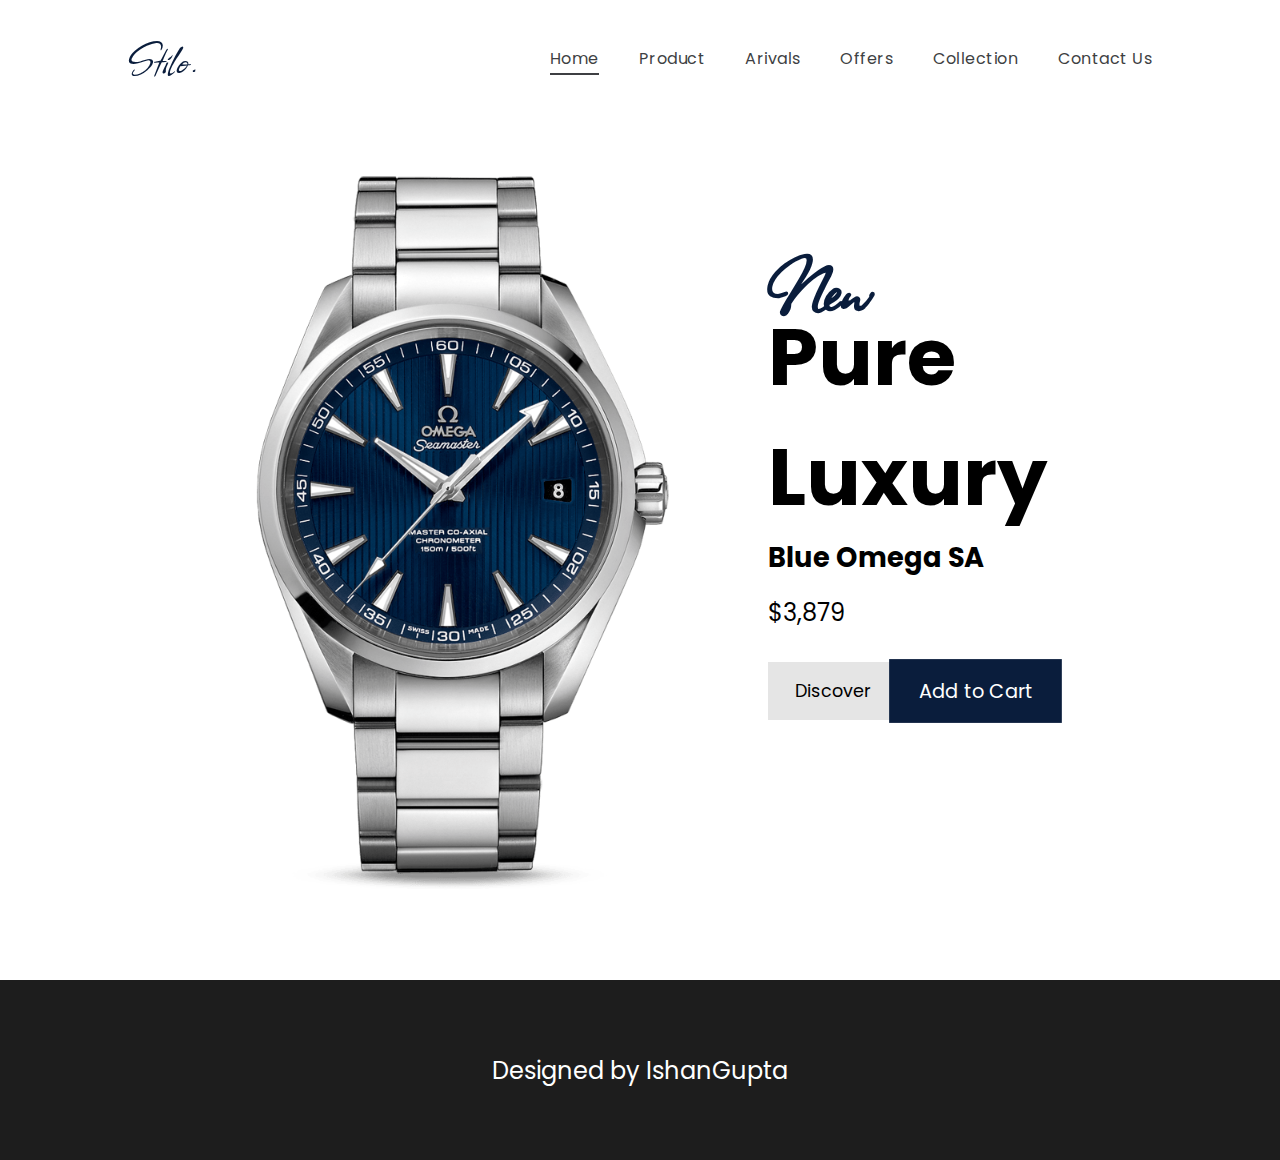
<file: index.html>
<!DOCTYPE html>
<html lang="en">
<head>
    <meta charset="UTF-8">
    <meta name="viewport" content="width=device-width, initial-scale=1.0">
    <title>Watch Ecoomerce Website</title>
    <link rel="stylesheet" href="projectCSS.css">
</head>
<body>
    <!-- ---Section One--- -->
    <section class="section-one section" id="Home">
        <nav>
            <div class="logo">Stilo.</div>
            <ul class="navlinks" id="navlinks">
                <li>
                    <a href="#Home" class="active">Home</a>
                </li>
                <li>
                    <a href="product.html">Product</a>
                </li>
                <li>
                    <a href="Arivals.html">Arivals</a>
                </li>
                <li>
                    <a href="Offers.html">Offers</a>
                </li>
                <li>
                    <a href="Collection.html">Collection</a>
                </li>
                <li>
                    <a href="contact.html">Contact Us</a>
                </li>
            </ul>
            <div class="hamburger" id="hamburger">
                <div class="line"></div>
                <div class="line"></div>
                <div class="line"></div>
            </div>
        </nav>
        <header>
            <div class="image-container">
                <img src="image/omega blue.png" class="header-image">
            </div>
            <div class="content">
                <h1 class="header-heading">Pure Luxury</h1>
                <h2 class="product-name"> Blue Omega SA</h2>
                <p class="header-pricing">$3,879</p>
                <div class="btn-container">
                    <button class="primary-btn">Discover</button>
                    <button class="secondary-btn"><a href="cart.html">Add to Cart</a></button>
                </div>
            </div>
        </header>
    </section>



      <!-- ---footer--- -->
       <footer>
        <p class="footer-txt">Designed by IshanGupta</p>
       </footer>
    <script src="Project.js"></script>
</body>
</html>
</file>
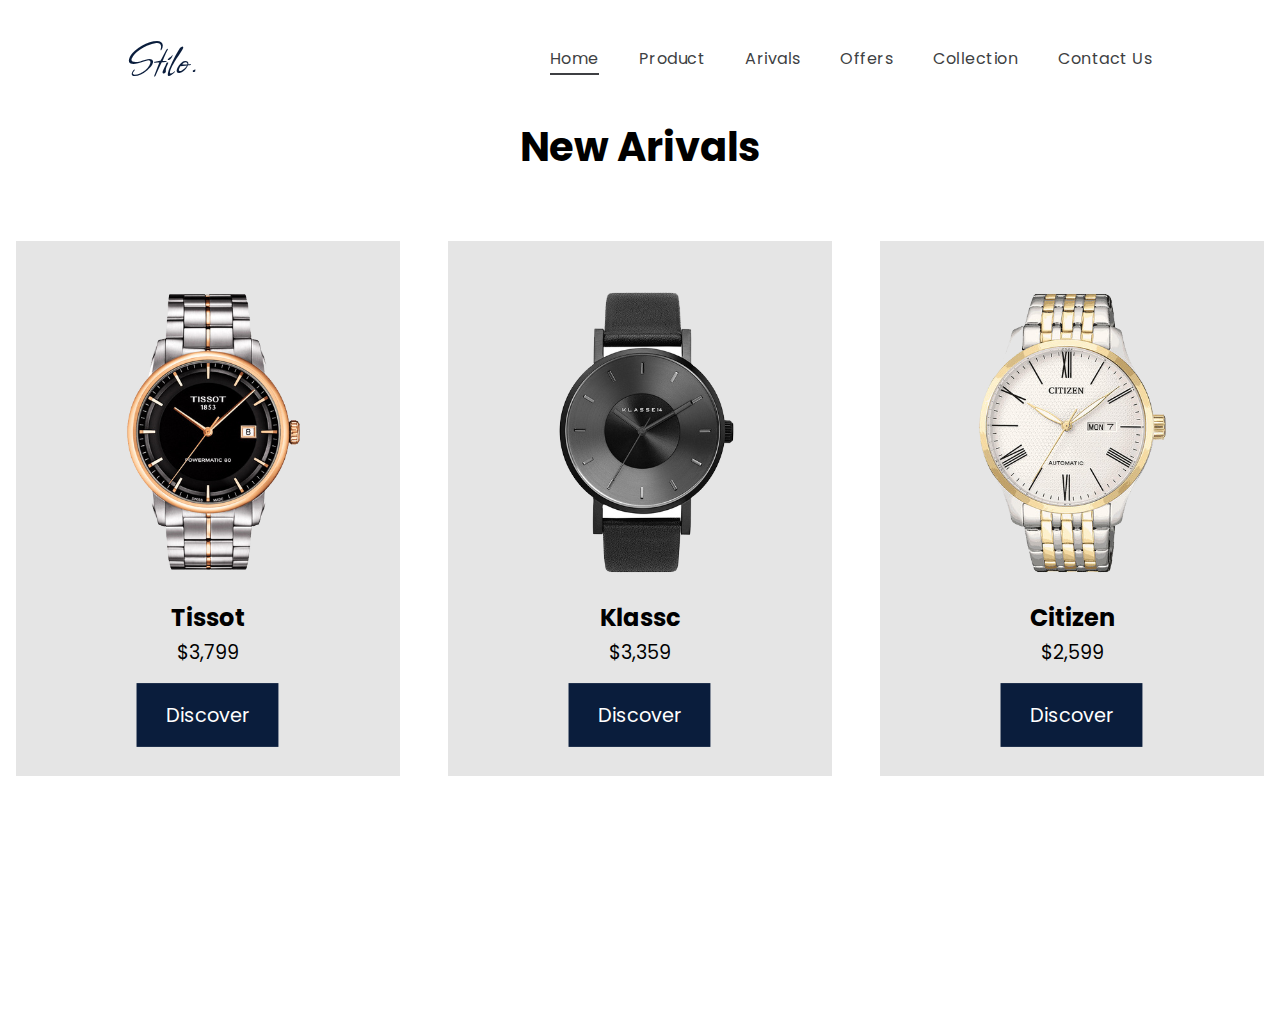
<file: Arivals.html>
<!DOCTYPE html>
<html lang="en">
<head>
    <meta charset="UTF-8">
    <meta name="viewport" content="width=device-width, initial-scale=1.0">
    <title>Document</title>
    <link rel="stylesheet" href="projectCSS.css">
</head>
<body>
    <nav>
        <div class="logo">Stilo.</div>
        <ul class="navlinks" id="navlinks">
            <li>
                <a href="index.html" class="active">Home</a>
            </li>
            <li>
                <a href="product.html">Product</a>
            </li>
            <li>
                <a href="Arivals.html">Arivals</a>
            </li>
            <li>
                <a href="Offers.html">Offers</a>
            </li>
            <li>
                <a href="Collection.html">Collection</a>
            </li>
            <li>
                <a href="contact.html">Contact Us</a>
            </li>
        </ul>
    </nav>
    <section class="section-three section" id="Arivals">
        <h1 class="section-heading">New Arivals</h1>
        <div class="card-container">
            <div class="card">
                <img src="image/Tissot.png" class="card-image">
                <h2>Tissot</h2>
                <p class="card-pricing">$3,799</p>
                <button class="secondary-btn">Discover</button>
            </div>

            <div class="card">
                <img src="image/Klassc.png" class="card-image">
                <h2>Klassc</h2>
                <p class="card-pricing">$3,359</p>
                <button class="secondary-btn">Discover</button>
            </div>

            <div class="card">
                <img src="image/citizen.png" class="card-image">
                <h2>Citizen</h2>
                <p class="card-pricing">$2,599</p>
                <button class="secondary-btn">Discover</button>
            </div>
        </div>
     </section>
</body>
</html>
</file>
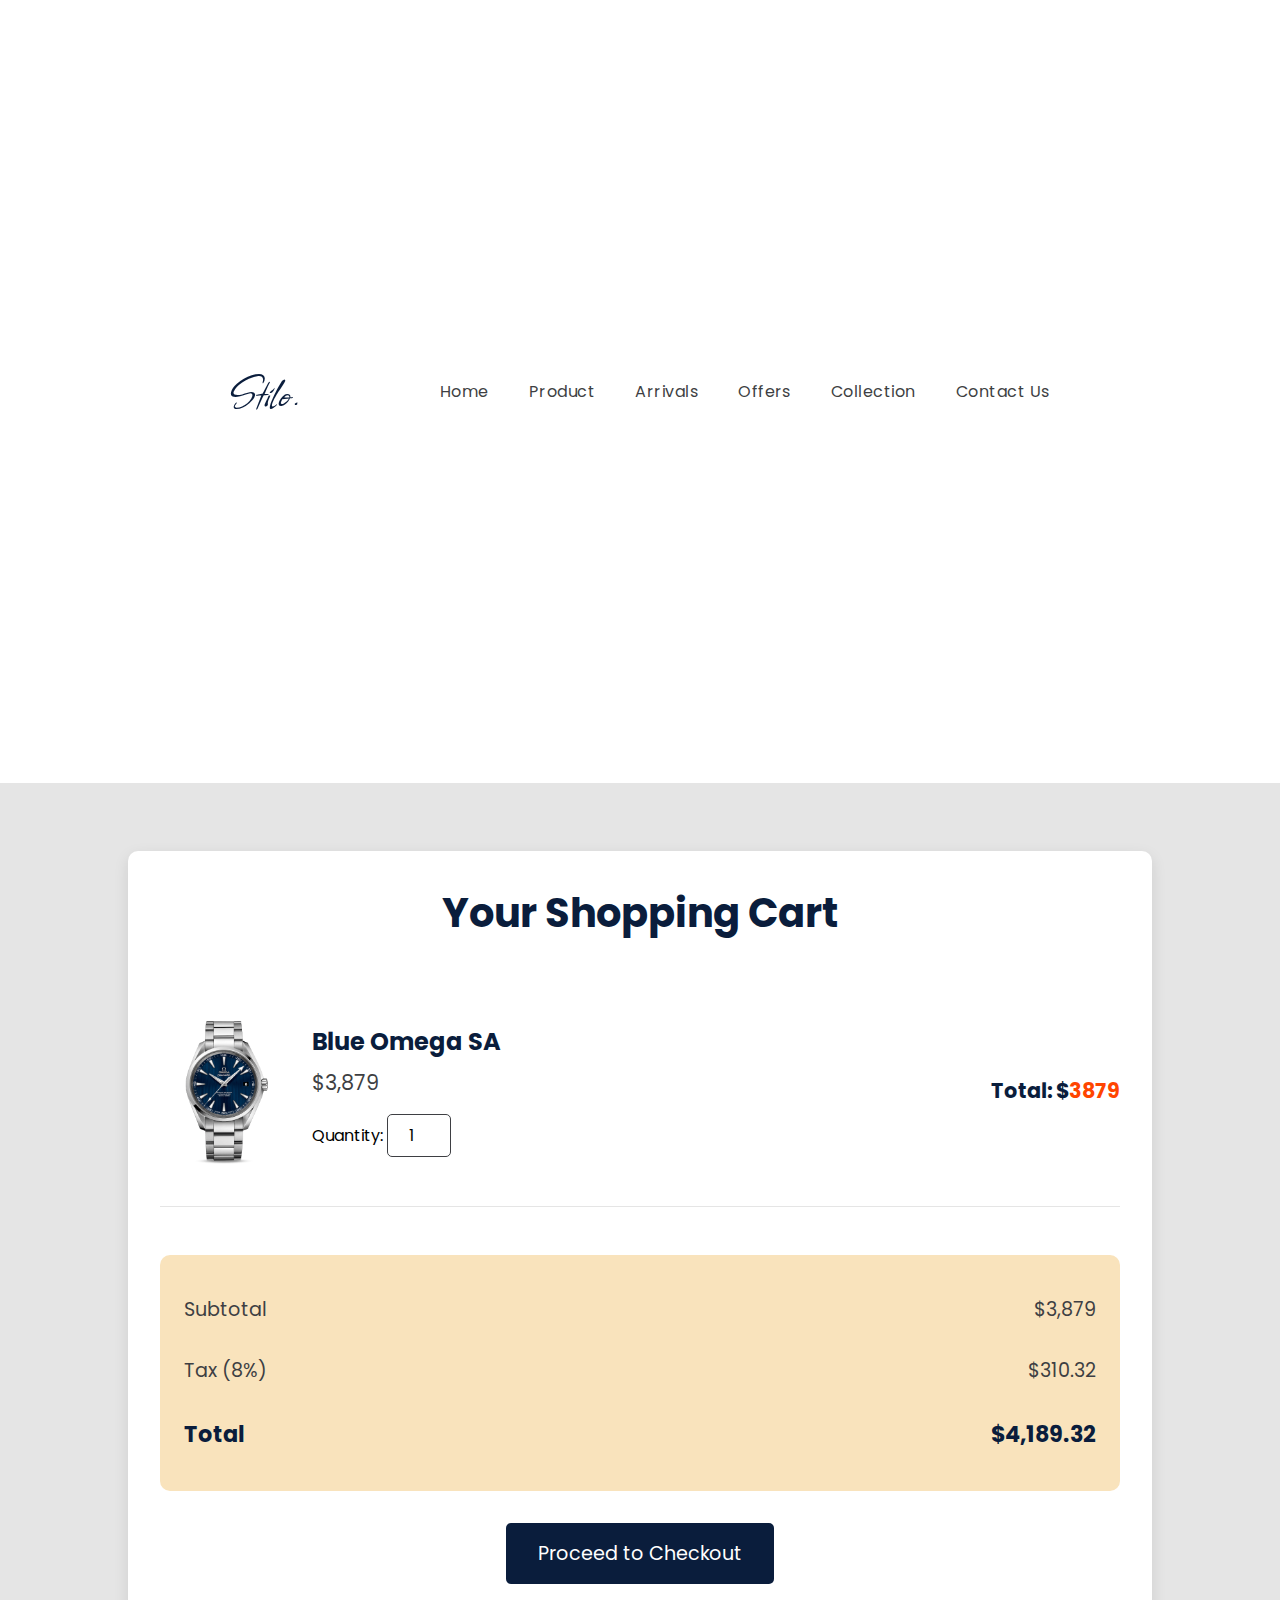
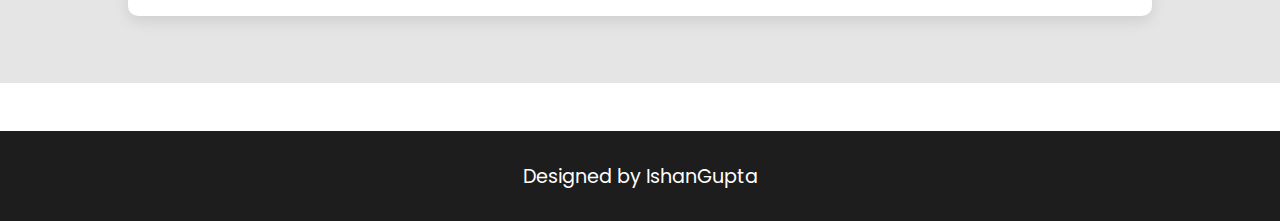
<file: cart.html>
<!DOCTYPE html>
<html lang="en">
<head>
    <meta charset="UTF-8">
    <meta name="viewport" content="width=device-width, initial-scale=1.0">
    <title>Cart - Stilo</title>
    <link rel="stylesheet" href="projectCSS.css">
    <style>
        /* ---Cart Section--- */
.cart-section {
    min-height: 100vh;
    width: 100%;
    background-color: var(--light-gray);
    display: flex;
    justify-content: center;
    align-items: center;
    padding: 3rem 0;
}

.cart-container {
    background-color: var(--white);
    width: 80%;
    max-width: 1200px;
    padding: 2rem;
    border-radius: 10px;
    box-shadow: 0 5px 15px rgba(0, 0, 0, 0.1);
}

h2 {
    font-size: 2.5rem;
    color: var(--dark-blue);
    margin-bottom: 2rem;
    text-align: center;
}

.cart-item {
    display: flex;
    justify-content: space-between;
    align-items: center;
    border-bottom: 1px solid var(--light-gray);
    padding: 1.5rem 0;
    margin-bottom: 1.5rem;
}

.cart-item:last-child {
    border-bottom: none;
}

.cart-item-image img {
    width: 8rem;
    height: auto;
    object-fit: cover;
}

.cart-item-details {
    flex: 1;
    padding-left: 1.5rem;
}

.cart-product-name {
    font-size: 1.5rem;
    color: var(--dark-blue);
    margin-bottom: 0.5rem;
}

.cart-product-price {
    font-size: 1.3rem;
    color: var(--dark-gray);
    margin-bottom: 1rem;
}

.quantity-input {
    width: 4rem;
    padding: 0.5rem;
    font-size: 1rem;
    border: 1px solid var(--dark-gray);
    border-radius: 5px;
    text-align: center;
}

.cart-item-total {
    text-align: right;
}

.cart-item-total p {
    font-size: 1.3rem;
    color: var(--dark-blue);
    font-weight: bold;
}

.cart-summary {
    margin-top: 3rem;
    background: var(--light-peach);
    padding: 1.5rem;
    border-radius: 10px;
}

.summary-item {
    display: flex;
    justify-content: space-between;
    padding: 1rem 0;
    font-size: 1.2rem;
    color: var(--dark-gray);
}

.cart-summary p {
    margin: 0;
}

.cart-summary strong {
    font-size: 1.4rem;
    color: var(--dark-blue);
}

.cart-checkout {
    margin-top: 2rem;
    text-align: center;
}

.primary-btn {
    background: var(--dark-blue);
    color: var(--white);
    font-size: 1.2rem;
    padding: 1rem 2rem;
    border: none;
    border-radius: 5px;
    cursor: pointer;
    transition: background-color 0.3s ease;
}

.primary-btn:hover {
    background: var(--light-peach);
}

/* ---Footer Section--- */
footer {
    background: var(--light-black);
    height: 10vh;
    width: 100%;
    display: flex;
    justify-content: center;
    align-items: center;
    margin-top: 3rem;
}

.footer-txt {
    color: var(--white);
    font-size: 1.2rem;
    font-family: "Poppins", sans-serif;
}

/* ---Responsive Design--- */
@media screen and (max-width: 600px) {
    .cart-container {
        width: 90%;
        padding: 1.5rem;
    }

    h2 {
        font-size: 2rem;
    }

    .cart-item {
        flex-direction: column;
        align-items: flex-start;
    }

    .cart-item-image img {
        width: 6rem;
    }

    .cart-item-details {
        padding-left: 0;
        margin-bottom: 1rem;
    }

    .quantity-input {
        width: 3rem;
    }

    .cart-summary {
        padding: 1rem;
    }

    .summary-item {
        font-size: 1rem;
    }

    .cart-checkout .primary-btn {
        width: 100%;
        font-size: 1rem;
    }

    footer {
        height: 8vh;
    }

    .footer-txt {
        font-size: 1rem;
    }
}

    </style>
</head>
<body>
    <!-- ---Header Section (same as homepage)--- -->
    <header>
        <nav>
            <div class="logo">Stilo.</div>
            <ul class="navlinks">
                <li><a href="index.html">Home</a></li>
                <li><a href="product.html">Product</a></li>
                <li><a href="Arivals.html">Arrivals</a></li>
                <li><a href="Offers.html">Offers</a></li>
                <li><a href="Collection.html">Collection</a></li>
                <li><a href="contact.html">Contact Us</a></li>
            </ul>
        </nav>
    </header>

    <!-- ---Cart Section--- -->
    <section class="cart-section">
        <div class="cart-container">
            <h2>Your Shopping Cart</h2>

            <!-- Cart Item -->
            <div class="cart-item">
                <div class="cart-item-image">
                    <img src="image/omega blue.png" alt="Blue Omega SA" class="cart-image">
                </div>
                <div class="cart-item-details">
                    <h3 class="cart-product-name">Blue Omega SA</h3>
                    <p class="cart-product-price">$3,879</p>
                    <label for="quantity">Quantity:</label>
                    <input type="number" id="quantity" name="quantity" min="1" value="1" class="quantity-input">
                </div>
                <div class="cart-item-total">
                    <p>Total: $<span id="item-total">3879</span></p>
                </div>
            </div>

            <!-- Cart Summary -->
            <div class="cart-summary">
                <div class="summary-item">
                    <p>Subtotal</p>
                    <p id="cart-subtotal">$3,879</p>
                </div>
                <div class="summary-item">
                    <p>Tax (8%)</p>
                    <p id="cart-tax">$310.32</p>
                </div>
                <div class="summary-item">
                    <p><strong>Total</strong></p>
                    <p id="cart-total"><strong>$4,189.32</strong></p>
                </div>
            </div>

            <!-- Checkout Button -->
            <div class="cart-checkout">
                <button class="primary-btn" onclick="checkout()">Proceed to Checkout</button>
            </div>
        </div>
    </section>

    <!-- Footer Section -->
    <footer>
        <p class="footer-txt">Designed by IshanGupta</p>
    </footer>

    <script src="cart.js"></script>
</body>
</html>
</file>
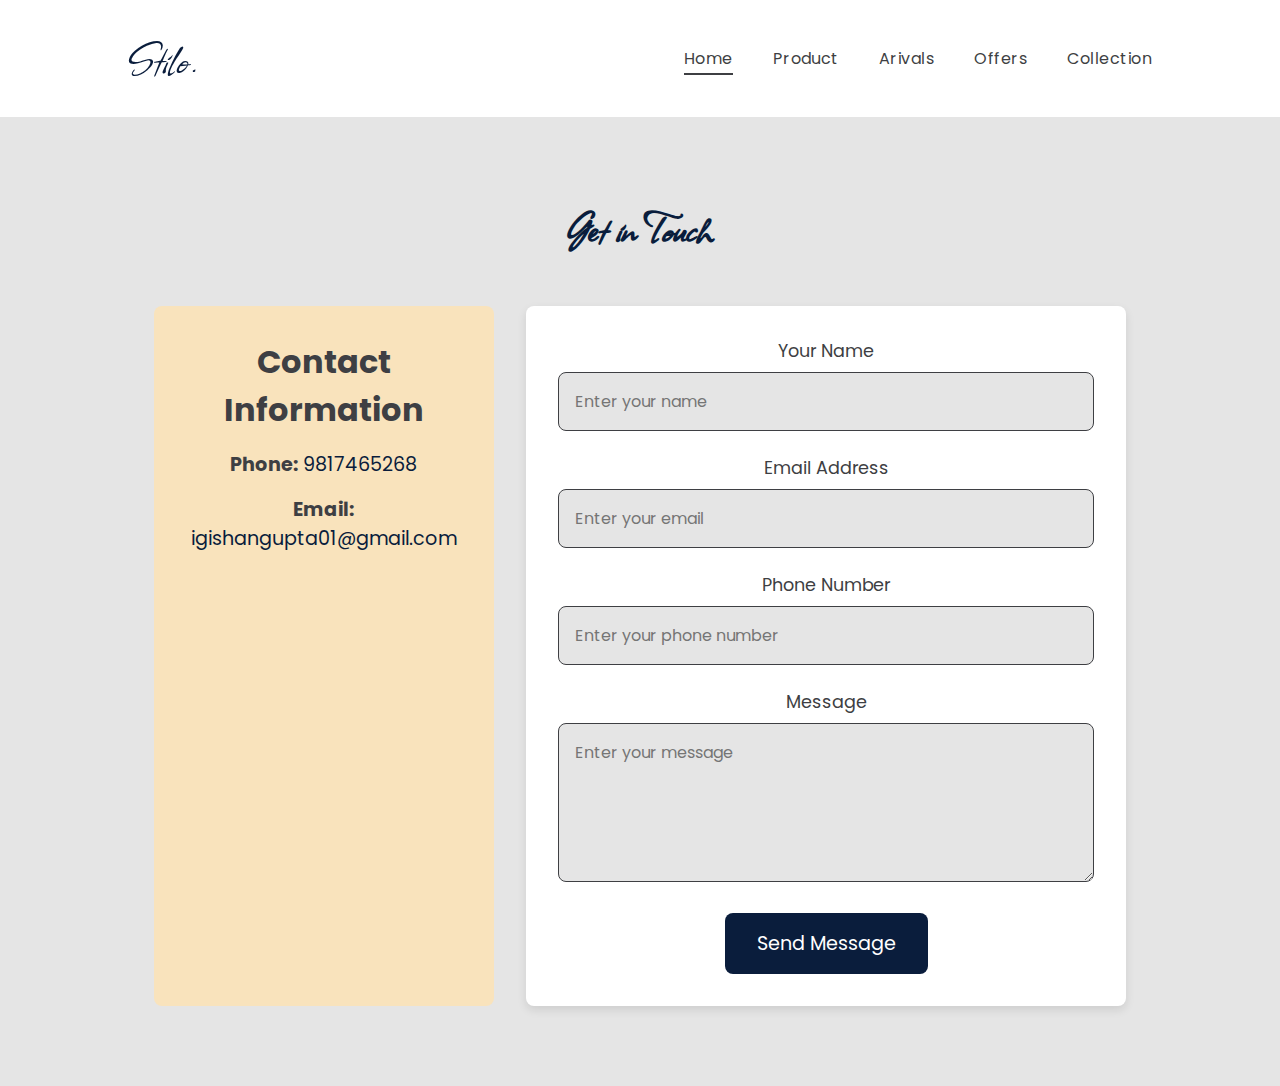
<file: contact.html>
<!DOCTYPE html>
<html lang="en">
<head>
    <meta charset="UTF-8">
    <meta name="viewport" content="width=device-width, initial-scale=1.0">
    <title>Contact Us</title>
    <link href="https://fonts.googleapis.com/css2?family=Poppins:wght@500&display=swap" rel="stylesheet">
    <link href="https://fonts.googleapis.com/css2?family=Allison&display=swap" rel="stylesheet">
    <link rel="stylesheet" href="projectCSS.css">
    <style>
        /* Contact Us Page Styles */

.contact-us {
    background-color: var(--light-gray);
    padding: 5rem 2rem;
    min-height: 100vh;
    color: var(--dark-gray);
    font-family: 'Poppins', sans-serif;
}

.contact-container {
    width: 80%;
    margin: 0 auto;
    text-align: center;
}

.contact-heading {
    font-size: 3rem;
    margin-bottom: 3rem;
    color: var(--dark-blue);
    font-family: 'Allison', cursive;
}

.contact-details {
    display: flex;
    justify-content: space-between;
    flex-wrap: wrap;
    gap: 2rem;
}

.contact-info {
    flex: 1;
    background: var(--light-peach);
    padding: 2rem;
    border-radius: 8px;
}

.contact-info h3 {
    font-size: 2rem;
    margin-bottom: 1rem;
}

.contact-info p {
    font-size: 1.2rem;
    margin: 1rem 0;
}

.contact-info span {
    color: var(--dark-blue);
}

.contact-form {
    flex: 2;
    background: var(--white);
    padding: 2rem;
    border-radius: 8px;
    box-shadow: 0 4px 10px rgba(0, 0, 0, 0.1);
    max-width: 600px;
    margin: 0 auto;
}

.contact-form label {
    font-size: 1.1rem;
    margin-bottom: 0.5rem;
    display: block;
    color: var(--dark-gray);
}

.contact-form input,
.contact-form textarea {
    width: 100%;
    padding: 1rem;
    margin-bottom: 1.5rem;
    border: 1px solid var(--dark-gray);
    border-radius: 8px;
    font-size: 1rem;
    background-color: var(--light-gray);
}

.contact-form input:focus,
.contact-form textarea:focus {
    border-color: var(--dark-blue);
    outline: none;
}

.contact-form button {
    background: var(--dark-blue);
    color: var(--white);
    padding: 1rem 2rem;
    font-size: 1.2rem;
    border: none;
    border-radius: 8px;
    cursor: pointer;
    transition: background-color 0.3s ease;
}

.contact-form button:hover {
    background: var(--light-peach);
    color: var(--dark-blue);
}

@media screen and (max-width: 768px) {
    .contact-details {
        flex-direction: column;
    }
    
    .contact-info {
        margin-bottom: 2rem;
    }

    .contact-form {
        width: 100%;
    }
}

    </style>
</head>
<body>
    <nav>
        <div class="logo">Stilo.</div>
        <ul class="navlinks" id="navlinks">
            <li>
                <a href="#Home" class="active">Home</a>
            </li>
            <li>
                <a href="product.html">Product</a>
            </li>
            <li>
                <a href="Arivals.html">Arivals</a>
            </li>
            <li>
                <a href="Offers.html">Offers</a>
            </li>
            <li>
                <a href="Collection.html">Collection</a>
            </li>
        </ul>
    </nav>
    <section class="contact-us">
        <div class="contact-container">
            <h2 class="contact-heading">Get in Touch</h2>
            <div class="contact-details">
                <div class="contact-info">
                    <h3>Contact Information</h3>
                    <p><strong>Phone:</strong> <span>9817465268</span></p>
                    <p><strong>Email:</strong> <span>igishangupta01@gmail.com</span></p>
                </div>
                <form action="#" method="POST" class="contact-form">
                    <label for="name">Your Name</label>
                    <input type="text" id="name" name="name" placeholder="Enter your name" required>

                    <label for="email">Email Address</label>
                    <input type="email" id="email" name="email" placeholder="Enter your email" required>

                    <label for="phone">Phone Number</label>
                    <input type="tel" id="phone" name="phone" placeholder="Enter your phone number">

                    <label for="message">Message</label>
                    <textarea id="message" name="message" placeholder="Enter your message" rows="5" required></textarea>

                    <button type="submit" class="primary-btn">Send Message</button>
                </form>
            </div>
        </div>
    </section>
</body>
</html>
</file>
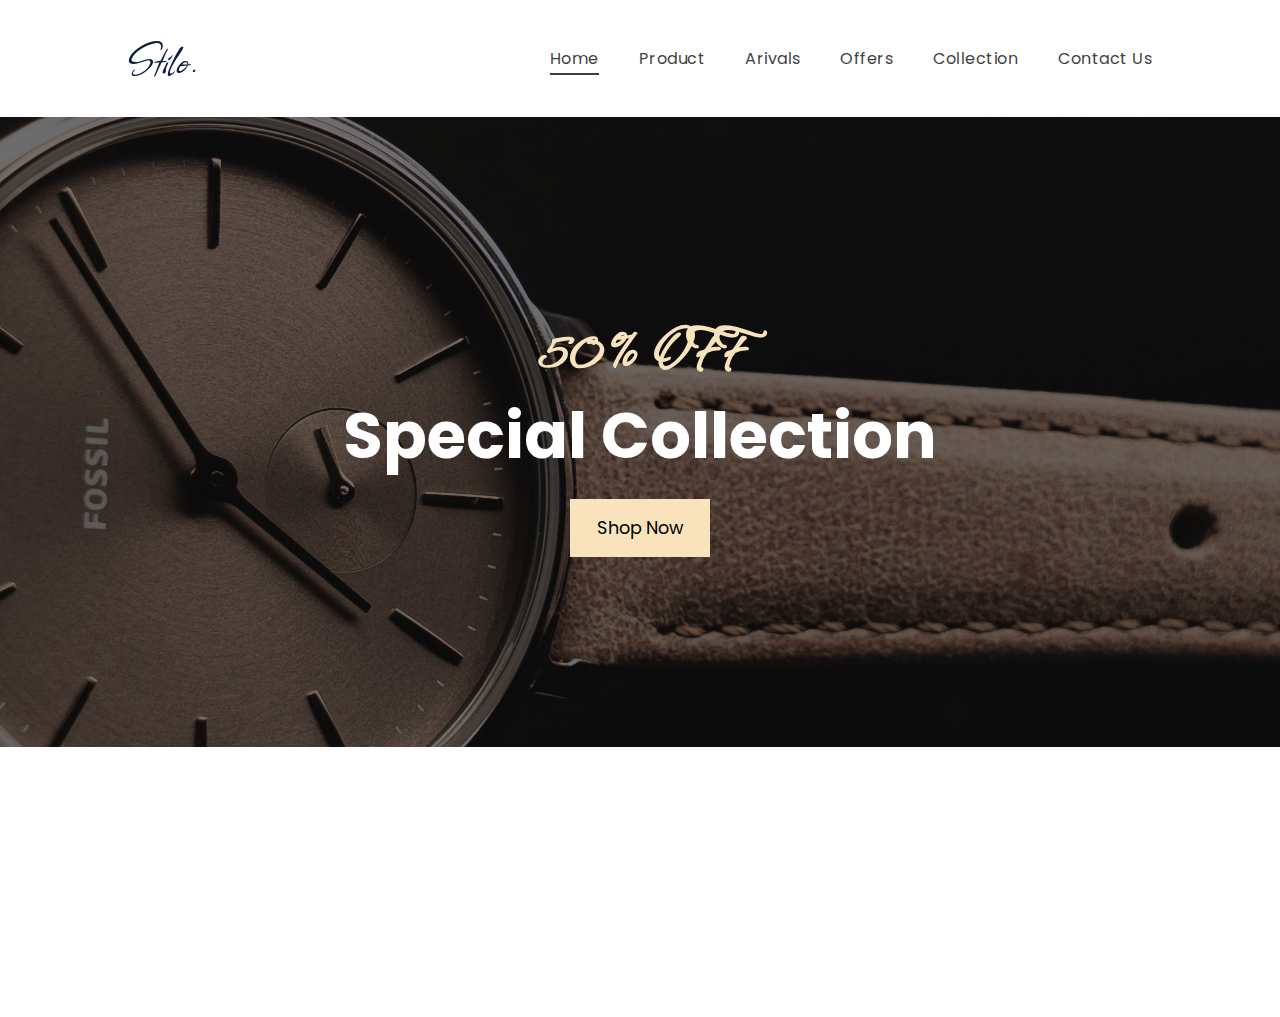
<file: Offers.html>
<!DOCTYPE html>
<html lang="en">
<head>
    <meta charset="UTF-8">
    <meta name="viewport" content="width=device-width, initial-scale=1.0">
    <title>Document</title>
    <link rel="stylesheet" href="projectCSS.css">
</head>
<body>
    <nav>
        <div class="logo">Stilo.</div>
        <ul class="navlinks" id="navlinks">
            <li>
                <a href="index.html" class="active">Home</a>
            </li>
            <li>
                <a href="product.html">Product</a>
            </li>
            <li>
                <a href="Arivals.html">Arivals</a>
            </li>
            <li>
                <a href="Offers.html">Offers</a>
            </li>
            <li>
                <a href="Collection.html">Collection</a>
            </li>
            <li>
                <a href="contact.html">Contact Us</a>
            </li>
        </ul>
    </nav>
    <section class="section-four section" id="Offers">
        <div class="section-four-container">
            <div class="content">
                <h1 class="section-four-offer">50% off</h1>
                <h1 class="section-four-heading">Special Collection</h1>
                <button class="section-four-btn">Shop Now</button>
            </div>
        </div>
      </section>
</body>
</html>
</file>
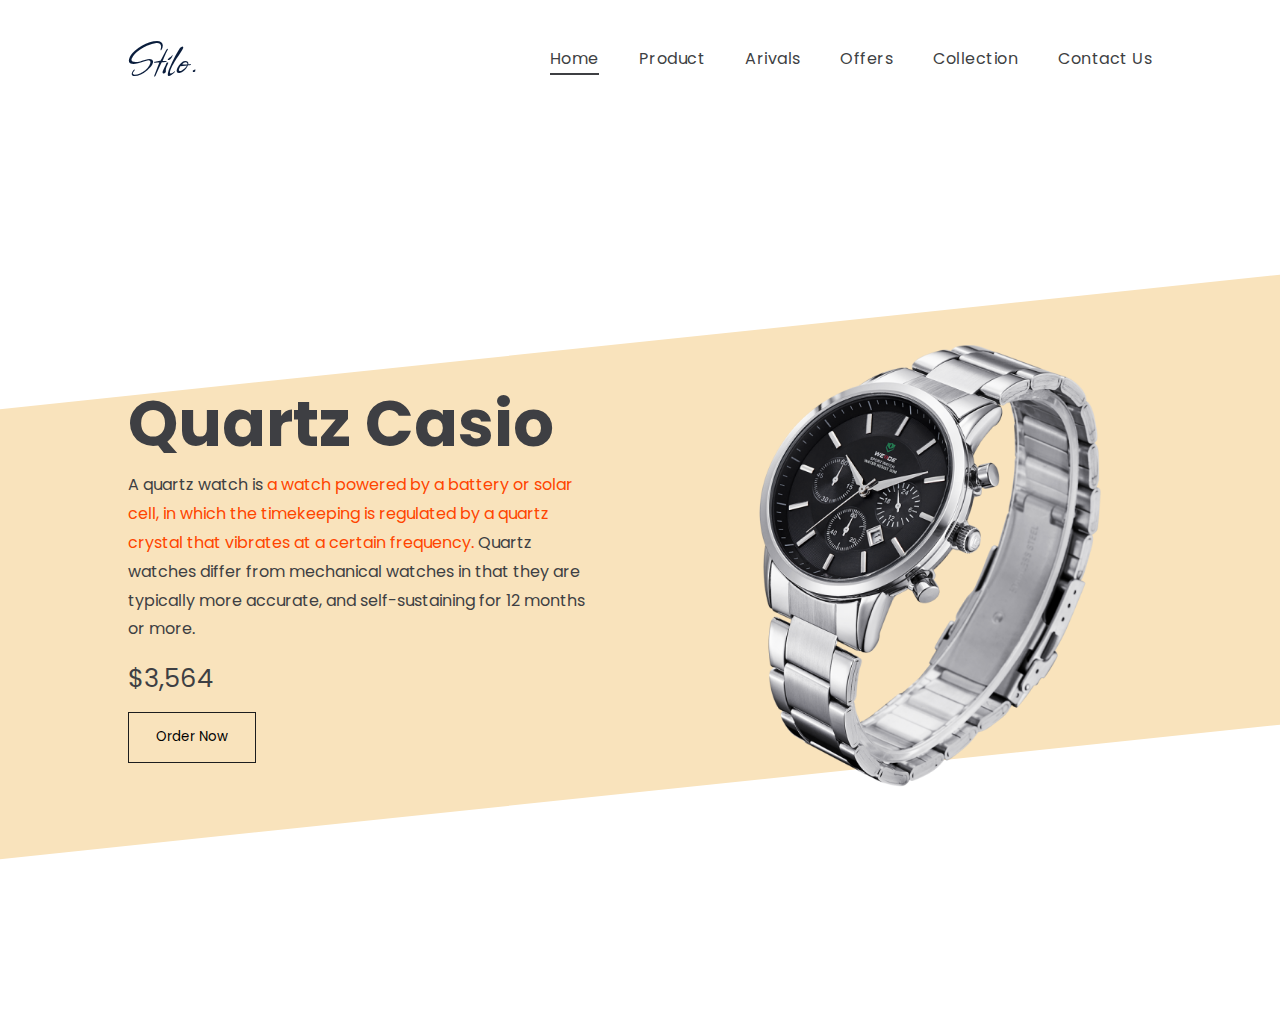
<file: product.html>
<!DOCTYPE html>
<html lang="en">
<head>
    <meta charset="UTF-8">
    <meta name="viewport" content="width=device-width, initial-scale=1.0">
    <title>Document</title>
    <link rel="stylesheet" href="projectCSS.css">
</head>
<body>
    <body>
            <nav>
                <div class="logo">Stilo.</div>
                <ul class="navlinks" id="navlinks">
                    <li>
                        <a href="index.html" class="active">Home</a>
                    </li>
                    <li>
                        <a href="product.html">Product</a>
                    </li>
                    <li>
                        <a href="Arivals.html">Arivals</a>
                    </li>
                    <li>
                        <a href="Offers.html">Offers</a>
                    </li>
                    <li>
                        <a href="Collection.html">Collection</a>
                    </li>
                    <li>
                        <a href="contact.html">Contact Us</a>
                    </li>
                </ul>
            </nav>
    <section class="section-two section" id="Product">
        <div class="section-two-container">
            <div class="section-two-inner-container">
                <div class="content">
                    <h1 class="section-two-heading">Quartz Casio</h1>
                    <p class="section-two-para"> A quartz watch is <span>a watch powered by a battery or solar cell, in which the timekeeping is regulated by a quartz crystal that vibrates at a certain frequency.</span> Quartz watches differ from mechanical watches in that they are typically more accurate, and self-sustaining for 12 months or more.</p>
                    <p class="section-two-price">$3,564</p>
                    <button class="section-two-btn">Order Now</button>
                </div>
                <div class="image-container">
                    <img src="image/product watch.png" class="section-two-image">
                </div>
            </div>
        </div>
     </section>
</body>
</html>
</file>
<file: projectCSS.css>
@import url('https://fonts.googleapis.com/css2?family=Poppins:wght@500&display=swap');
@import url('https://fonts.googleapis.com/css2?family=Allison&display=swap');

*{
    margin: 0;
    padding: 0;
    box-sizing: border-box;
    font-family: 'Poppins', sans-serif;
}
:root{
    --dark-blue: #0A1D3C;
    --light-gray: #E5E5E5;
    --white: #FFF;
    --light-peach: #F9E3BC;
    --dark-gray: #3E3F43;
    --light-black: #1D1D1D;
}
html{
    scroll-behavior: smooth;
}
/* ---section one--- */
.section{
    min-height: 100vh;
    width: 100%;
}
nav{
    width: 80%;
    height: 13vh;
    display: flex;
    align-items: center;
    justify-content: space-between;
    margin: auto;
}
header{
    width: 80%;
    height: calc(100vh - 13vh);
    display: flex;
    align-items: center;
    margin: auto;
    justify-content: space-evenly;
}
.navlinks{
    display: flex;
}
.header-image{
    width: 40rem;
}
.logo{
    font-size: 3.3rem;
    color: var(--dark-blue);
    font-family: "Allison", cursive;
}

.navlinks li{
    list-style: none;
}
.navlinks li a{
    text-decoration: none;
    margin-left: 2.5rem;
    color: var(--dark-gray);
    font-size: 1rem;
    letter-spacing: .03rem;
    position: relative;
}
.header-heading{
    font-size: 5rem;
    position: relative;
}
.header-heading::before{
    content: "New";
    position: absolute;
    top: -60px;
    color: var(--dark-blue);
    font-family: "Allison", cursive;
}
.product-name{
    font-size: 1.7rem;
}
.header-pricing{
    font-size: 1.5rem;
    margin: 1rem 0;
}
.primary-btn, .secondary-btn{
    font-size: 1.1rem;
    border: none;
    padding: 1rem 1.7rem;
    transition: transform .5s ease-in-out;
}
.btn-container{
    display: flex;
    margin-top: 2rem;
}
.primary-btn{
    background: var(--light-gray);
}
.secondary-btn{
    background: var(--dark-blue);
    color: var(--white);
    transform: scale(1.1);
}
.secondary-btn a{
    text-decoration: none;
    color: white;
}
.primary-btn:hover, .section-two-btn:hover, .section-four-btn:hover{
    transform: scale(1.1);
    cursor: pointer;
}
.secondary-btn:hover{
    transform: scale(1);
}
.navlinks li a::after, .navlinks li .active::after{
    content: "";
    background: var(--dark-gray);
    position: absolute;
    height: .15rem;
    width: 100%;
    left: 0;
    bottom: -5px;
    transition: transform .5s ease;
    transform: scaleX(0);
    transform-origin: right;
}
.navlinks li a:hover::after, .navlinks li .active::after{
    transform: scaleX(1);
    transform-origin: left;
}
.line{
    background: var(--dark-gray);
    width: 2.5rem;
    height: .2rem;
    margin: .38rem;
}
.hamburger{
    cursor: pointer;
    display: none;
}


/* ---section two--- */
.section-two{
    display: flex;
    align-items: center;
}
.section-two-container{
    background: var(--light-peach);
    width: 100%;
    height: 50vh;
    transform: skewY(-6deg);
}
.section-two-image{
    width: 28rem;
}
.section-two-inner-container{
    transform: skewY(6deg);
    width: 80%;
    margin: auto;
}
.section-two-container, .section-two-inner-container{
    display: flex;
    align-items: center;
    justify-content: center;
}
.section-two-heading{
    color: var(--dark-gray);
    font-size: 4rem;
}
.section-two-para{
    font-size: 1rem;
    color: var(--dark-gray);
    line-height: 1.8rem;
    max-width: 80%;
}
.section-two-price{
    font-size: 1.6rem;
    color: var(--dark-gray);
    margin: .9rem 0;
}
.section-two-btn{
    padding: .9rem 1.7rem;
    border: .1rem solid var(--light-black);
    font: 1.1rem;
    background: transparent;
    transition: transform .5s;
}
span{
    color:orangered;
}

/* ---section three--- */
.section-heading{
    font-size: 2.5rem;
    text-align: center;
    margin-bottom: 4rem;
}
.card-container{
    display: flex;
    flex-wrap: wrap;
    justify-content: center;
    align-items: center;
    text-align: center;
    gap: 3rem;
}
.card-image{
    width: 20rem;
}
.card{
    background: var(--light-gray);
    padding: 2rem;
}
.card-pricing{
    font-size: 1.2rem;
    margin-top: .2rem;
    margin-bottom: 1.2rem;
}

/* ---section four--- */
.section-four-{
    display: flex;
    align-items: center;
}
.section-four-container{
    width: 100%;
    height: 70vh;
    background-image: url(image/watch.jpg);
    background-position: center;
    background-size: cover;
    background-repeat: no-repeat;
    display: flex;
    justify-content: center;
    align-items: center;
    text-align: center;
    position: relative;
    background-attachment: fixed;
}
.section-four-offer{
    font-size: 4rem;
    color: var(--light-peach);
    font-family: "Allison", cursive;
    text-transform: uppercase;
}
.section-four-heading{
    font-size: 4rem;
    color: var(--white);
    margin-bottom: 1rem;
}
.section-four-btn{
    font-size: 1.1rem;
    padding: 1rem 1.7rem;
    background: var(--light-peach);
    border: none;
    transition: transform .5s ease;
}
.section-four-container::before{
    content: "";
    background: rgba(0, 0, 0, 0.544);
    position: absolute;
    inset: 0;
}
.section-four-container .content{
    z-index: 5;
}

/* ---section five--- */
.grid-card-container{
    width: 60%;
    height: 80vh;
    margin: auto;
    display: grid;
    gap: 1.2rem;
    grid-template-columns: repeat(3 , 1fr);
    grid-template-rows: repeat(2,1fr);
    grid-auto-rows: 15rem;
}
.grid-card{
    background: var(--light-gray);
    position: relative;
    background-position: center;
    background-size: cover;
    background-repeat: no-repeat;
}
.grid-card:nth-child(1){
    grid-row: 1/4;
    background-image: url("image/rado\ watch.jpg");
}
.grid-card:nth-child(2){
    background-image: url("image/geneve\ watch.jpg");
}
.grid-card:nth-child(3){
    grid-row: 1/3;
    background-image: url("image/tissot\ watch.jpg");
}
.grid-card:nth-child(4){
    grid-row: 3/4;
    background-image: url("image/cartier\ watch.jpg");
}
.grid-card:nth-child(5){
    background-image: url("image/omega\ watch.jpg");
}
.grid-card:nth-child(6){
    background-image: url("image/fitron\ watch.jpg");
}
.grid-card::before{
    content: "";
    position: absolute;
    background: rgba(0, 0, 0, 0.544);
    inset: 0;
    transform: scaleX(0);
    transform-origin: right;
    transition: transform 1s ease-in-out;
}
.grid-card:hover::before{
    transform: scaleX(1);
    transform-origin: left;
}
.grid-card::after{
    content: attr(collection);
    position: absolute;
    text-transform: uppercase;
    background: var(--light-peach);
    top: 50%;
    left: 50%;
    transform: translate(-50%, -50%);
    padding: 1rem 1.7rem;
    font-size: 1.1rem;
    opacity: 0;
    visibility: hidden;
    transition: opacity 1s ease-in-out;
}
.grid-card:hover::after{
    opacity: 1;
    visibility: visible;
}
/* ---footer--- */
footer{
    background: var(--light-black);
    height: 20vh;
    width: 100%;
    margin-top: 5rem;
    display: flex;
    justify-content: center;
    align-items: center;
}
.footer-txt{
    color: white;
    font-size: 1.5rem;
}


/* ---Media Queries */
@media screen and (max-width: 500px){

    /* ---section one--- */
    .header-image{
        display: none;
    }
    .navlinks{
        /* display: none; */
        flex-direction: column;
        position: absolute;
        top: 0;
        background: var(--light-gray);
        width: 100%;
        height: 100%;
        justify-content: center;
        align-items: center;
        right: 100%;
        z-index: 2;
        gap: 2rem;
        transition: .5s ease-in-out;
    }
    .navlinks-active{
        right: 0;
    }
    .navlinks li a{
        font-size: 1.3rem;
        margin-left: 0;
    }
    .hamburger{
        display: block;
        z-index: 5;
    }
    .section .logo{
        z-index: 5;
    }
    .header-heading{
        font-size: 4rem;
    }
    header{
        justify-content: flex-start;
    }

    /* ---section Two--- */
    .section-two-image{
        display: none;
    }
    .section-two-heading{
        font-size: 2.9rem;
    }
    .section-two-para{
        font-size: .9rem;
        max-width: 100%;
    }
    .section-two-price{
        font-size: 1.4rem;
    }
    .section-two-btn{
        font-size: 1rem;
        padding: .7rem 1rem;
    }
    .section-two-container{
        height: 60vh;
    }
    .section-two-inner-container{
        width: 90%;
    }

    /* ---section three--- */
    .card-image{
        width: 17rem;
    }
    /* ---section four--- */
    .section-four-heading{
        font-size: 2.8rem;
    }
    .section-four-offer{
        font-size: 3.3rem;
    }
    .section-four-btn{
        font-size: 1rem;
    }
    /* ---section five: --- */
    .grid-card-container{
        grid-template-columns: repeat(2 , 1fr);
        grid-template-rows: repeat(3 , 1fr);
        width: 90%;
    }
    .grid-card:nth-child(1), .grid-card:nth-child(3){
        grid-row: 1/2;
    }
    
}
</file>
